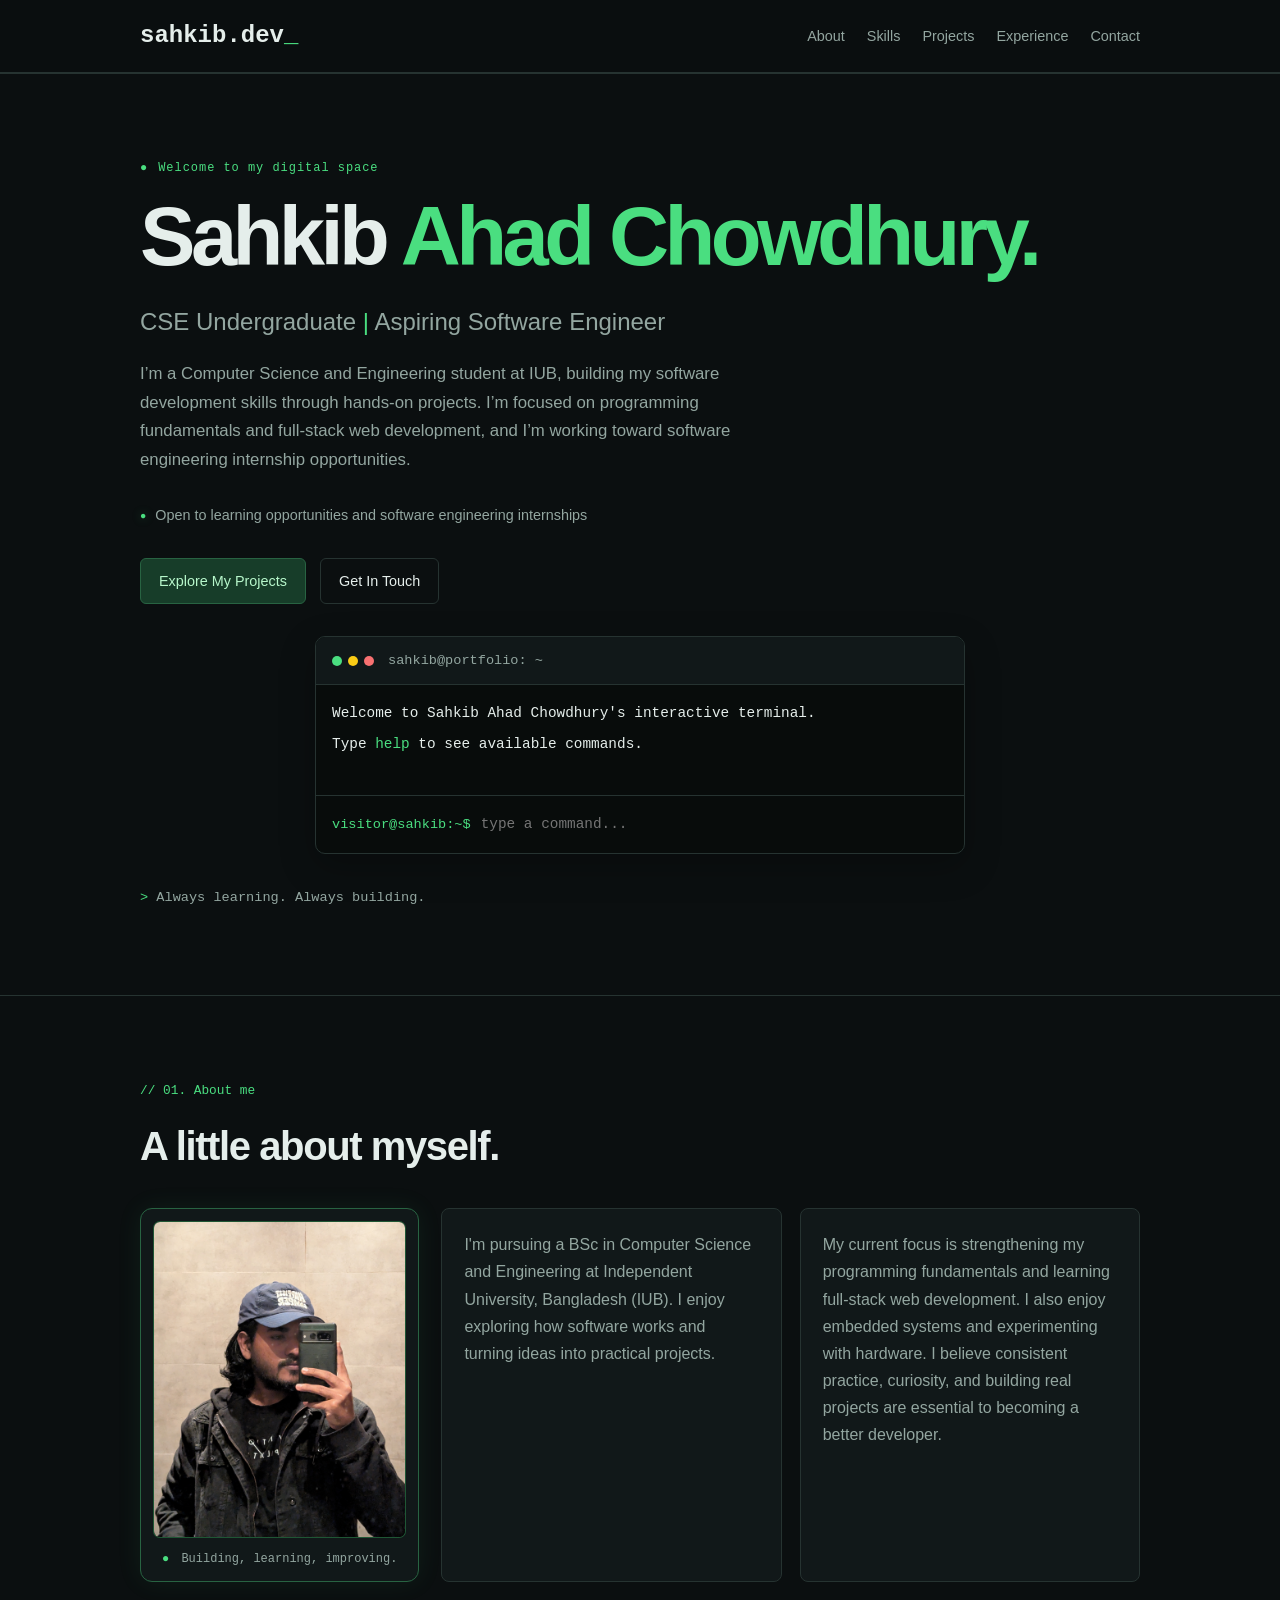
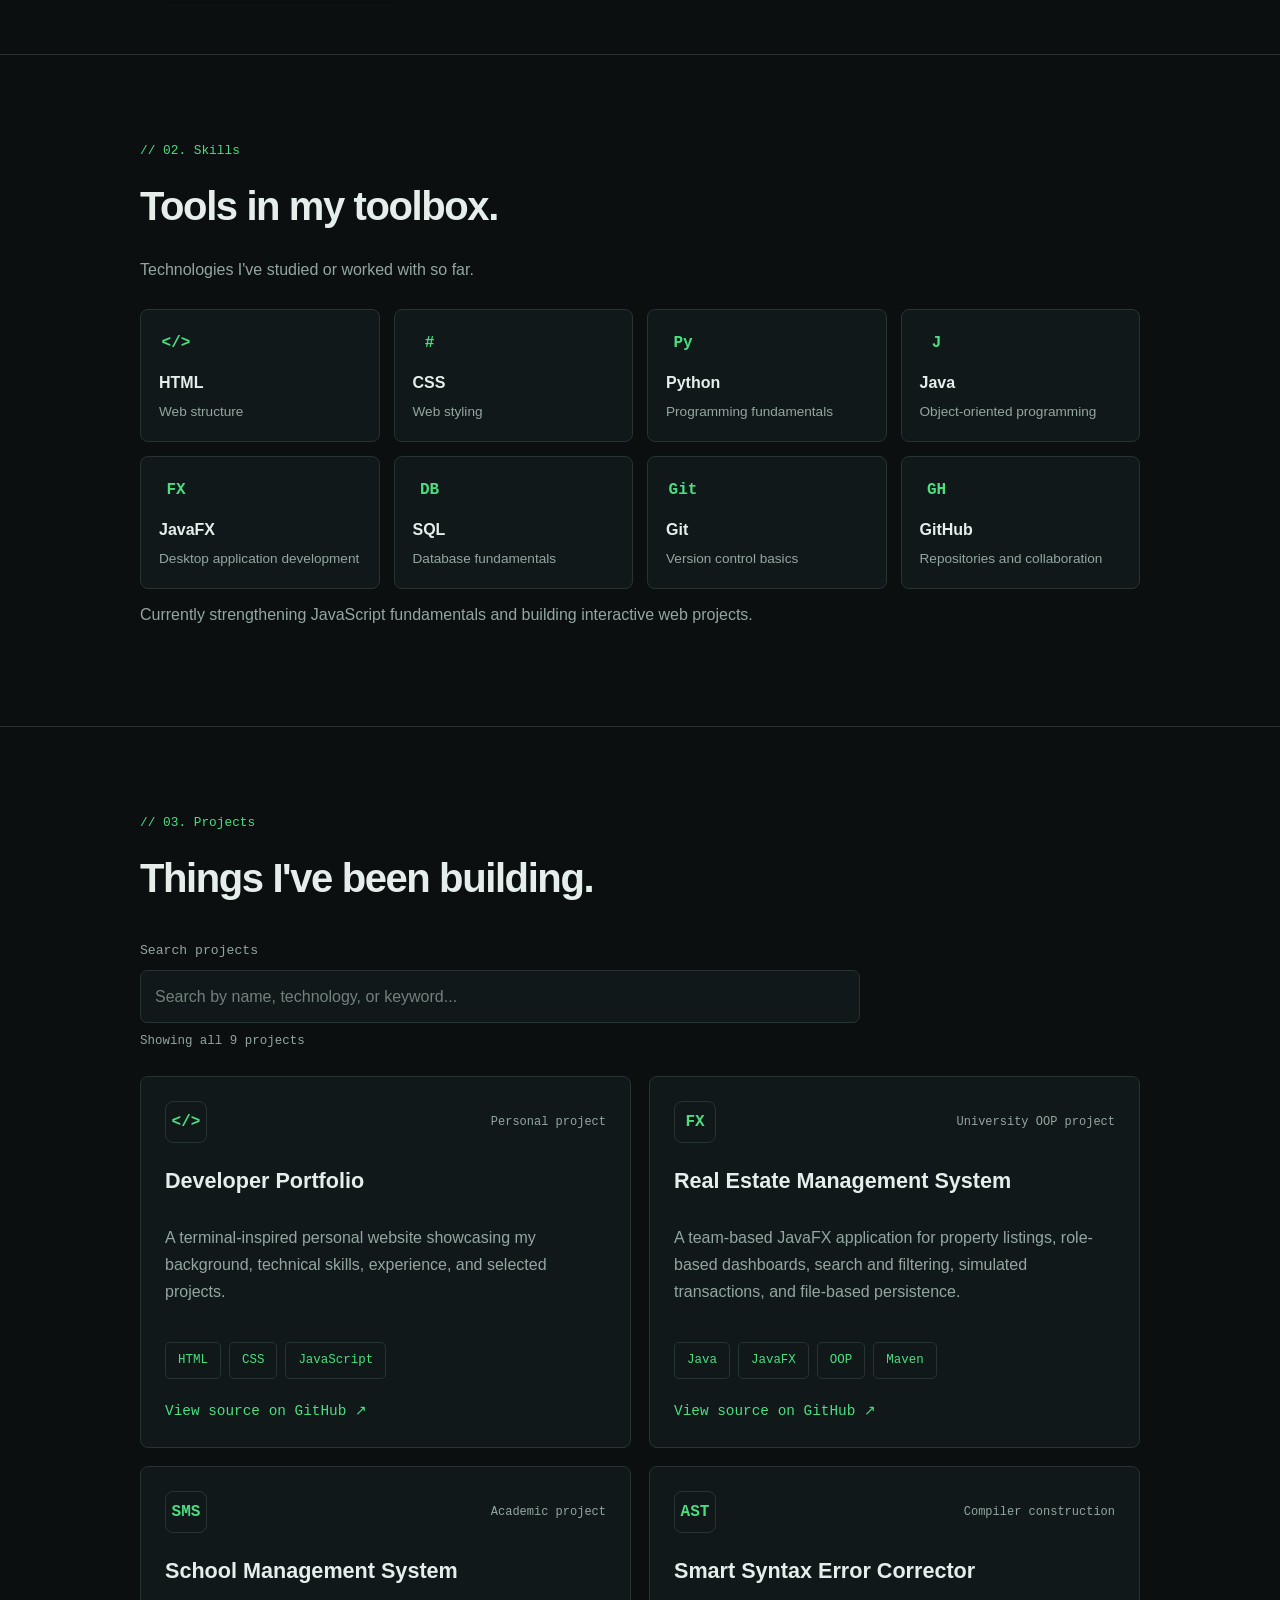
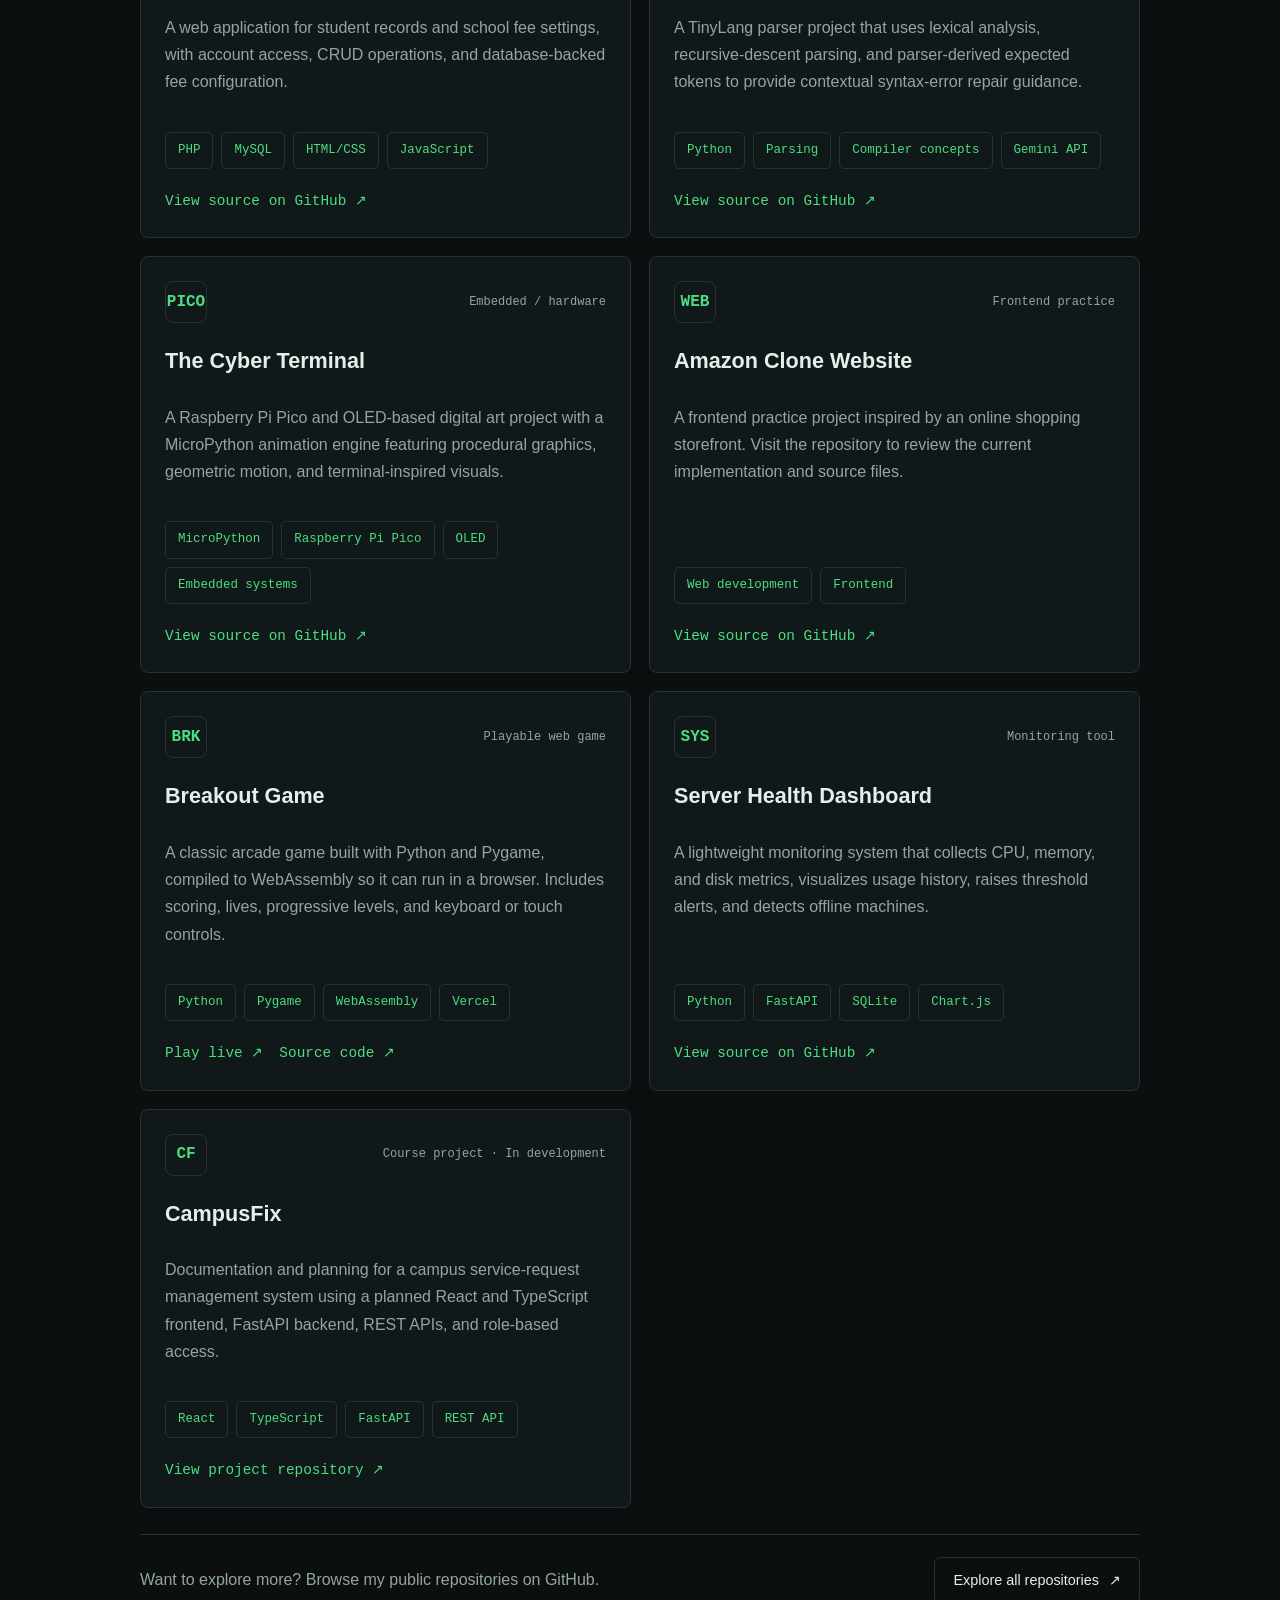
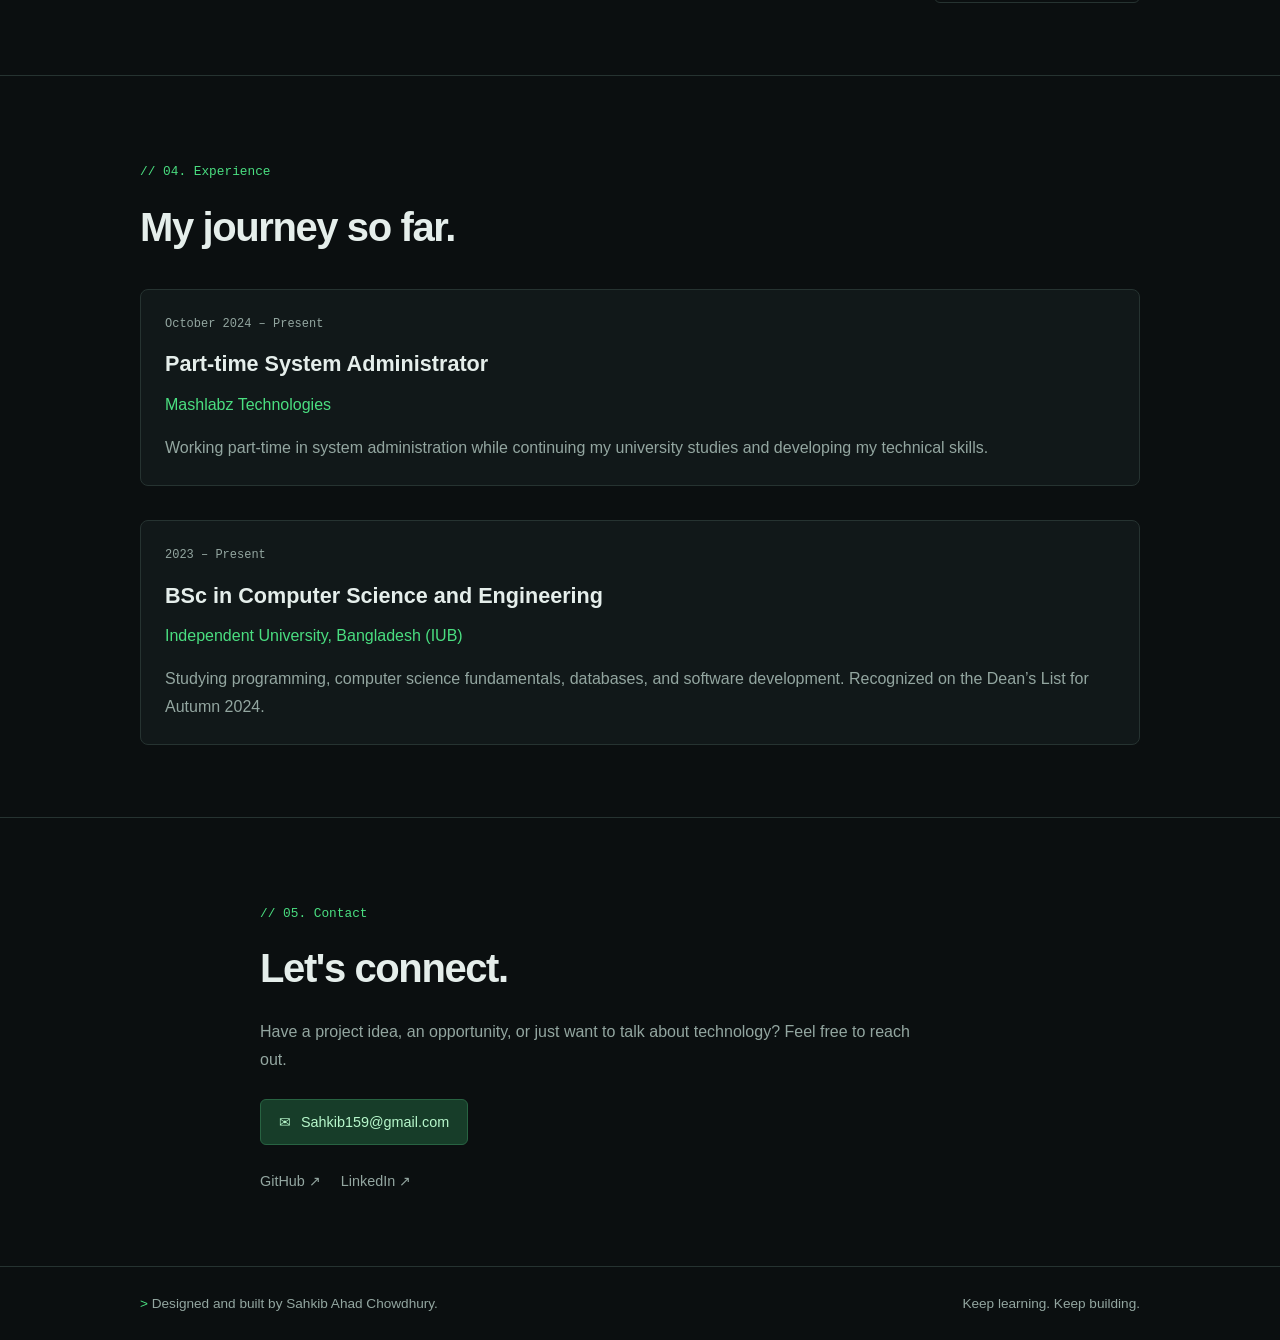
<file: index.html>
<!DOCTYPE html>
<html lang="en">
<head>
  <meta charset="UTF-8">
  <meta name="viewport" content="width=device-width, initial-scale=1.0">

  <meta
    name="description"
    content="Sahkib Ahad Chowdhury is a Computer Science and Engineering student at IUB, building web development skills and practical software projects."
  >

  <meta property="og:title" content="Sahkib Ahad Chowdhury | Software Engineering Portfolio">
  <meta property="og:description" content="Explore Sahkib's software, web development, compiler, and embedded systems projects.">
  <meta property="og:type" content="website">

  <title>Sahkib Ahad Chowdhury | Software Engineering Portfolio</title>

  <link rel="stylesheet" href="style.css">
  <script src="script.js" defer></script>
</head>

<body>

  <!-- Navigation -->
  <header class="site-header">
    <nav class="navbar container" aria-label="Main navigation">
      <a class="logo" href="#home">sahkib.dev<span>_</span></a>

      <div class="nav-links">
        <a href="#about">About</a>
        <a href="#skills">Skills</a>
        <a href="#projects">Projects</a>
        <a href="#experience">Experience</a>
        <a href="#contact">Contact</a>
      </div>
    </nav>
  </header>

  <main>

    <!-- Hero Section -->
    <section id="home" class="hero section">
      <div class="container hero-content">

        <p class="terminal-label">
          <span class="terminal-green">●</span>
          Welcome to my digital space
        </p>

        <h1>
          Sahkib <span class="accent">Ahad Chowdhury.</span>
        </h1>

        <h2 class="hero-subtitle">
          CSE Undergraduate <span class="accent">|</span>
          Aspiring Software Engineer
        </h2>

        <p class="hero-description">
          I’m a Computer Science and Engineering student at IUB, building my
          software development skills through hands-on projects. I’m focused
          on programming fundamentals and full-stack web development, and I’m
          working toward software engineering internship opportunities.
        </p>

        <p class="availability-note"><span aria-hidden="true">●</span> Open to learning opportunities and software engineering internships</p>

        <div class="hero-buttons">
          <a class="button button-primary" href="#projects">
            Explore My Projects
          </a>

          <a class="button button-secondary" href="#contact">
            Get In Touch
          </a>
        </div>

        <!-- Interactive Terminal -->
        <div class="interactive-terminal">
          <div class="terminal-header">
            <div class="terminal-dots" aria-hidden="true">
              <span></span>
              <span></span>
              <span></span>
            </div>

            <span>sahkib@portfolio: ~</span>
          </div>

          <div
            id="terminal-output"
            class="terminal-output"
            aria-live="polite"
            aria-relevant="additions text"
          >
            <p>Welcome to Sahkib Ahad Chowdhury's interactive terminal.</p>
            <p>
              Type <span class="terminal-green">help</span>
              to see available commands.
            </p>
          </div>

          <form id="terminal-form" class="terminal-input-line">
            <label for="terminal-input">visitor@sahkib:~$</label>

            <input
              id="terminal-input"
              name="command"
              type="text"
              placeholder="type a command..."
              autocomplete="off"
              autocapitalize="off"
              spellcheck="false"
              aria-label="Terminal command"
            >
          </form>
        </div>

        <p class="hero-note">
          <span class="accent">></span> Always learning. Always building.
        </p>

      </div>
    </section>

    <!-- About Section -->
    <section id="about" class="section">
      <div class="container">

        <p class="section-label">// 01. About me</p>
        <h2 class="section-title">A little about myself.</h2>

        <div class="about-layout">
          <figure class="about-portrait">
            <img
              src="IMG_20250716_152341_239.jpg"
              alt="Portrait of Sahkib Ahad Chowdhury"
              loading="lazy"
              decoding="async"
            >
            <figcaption><span aria-hidden="true">●</span> Building, learning, improving.</figcaption>
          </figure>

          <div class="about-content">
            <p>
              I'm pursuing a BSc in Computer Science and Engineering at
              Independent University, Bangladesh (IUB). I enjoy exploring
              how software works and turning ideas into practical projects.
            </p>

            <p>
              My current focus is strengthening my programming fundamentals
              and learning full-stack web development. I also enjoy embedded
              systems and experimenting with hardware. I believe consistent
              practice, curiosity, and building real projects are essential
              to becoming a better developer.
            </p>
          </div>
        </div>

      </div>
    </section>

    <!-- Skills Section -->
    <section id="skills" class="section section-alt">
      <div class="container">

        <p class="section-label">// 02. Skills</p>
        <h2 class="section-title">Tools in my toolbox.</h2>

        <p class="section-description">
          Technologies I've studied or worked with so far.
        </p>

        <div class="skills-grid">
          <div class="skill-card">
            <span class="skill-symbol">&lt;/&gt;</span>
            <h3>HTML</h3>
            <p>Web structure</p>
          </div>

          <div class="skill-card">
            <span class="skill-symbol">#</span>
            <h3>CSS</h3>
            <p>Web styling</p>
          </div>

          <div class="skill-card">
            <span class="skill-symbol">Py</span>
            <h3>Python</h3>
            <p>Programming fundamentals</p>
          </div>

          <div class="skill-card">
            <span class="skill-symbol">J</span>
            <h3>Java</h3>
            <p>Object-oriented programming</p>
          </div>

          <div class="skill-card">
            <span class="skill-symbol">FX</span>
            <h3>JavaFX</h3>
            <p>Desktop application development</p>
          </div>

          <div class="skill-card">
            <span class="skill-symbol">DB</span>
            <h3>SQL</h3>
            <p>Database fundamentals</p>
          </div>

          <div class="skill-card">
            <span class="skill-symbol">Git</span>
            <h3>Git</h3>
            <p>Version control basics</p>
          </div>

          <div class="skill-card">
            <span class="skill-symbol">GH</span>
            <h3>GitHub</h3>
            <p>Repositories and collaboration</p>
          </div>
        </div>

        <p class="section-description">
          Currently strengthening JavaScript fundamentals and building interactive web projects.
        </p>

      </div>
    </section>

    <!-- Projects Section -->
    <section id="projects" class="section">
      <div class="container">

        <p class="section-label">// 03. Projects</p>
        <h2 class="section-title">Things I've been building.</h2>

        <div class="project-toolbar">
          <label for="project-search" class="project-search-label">Search projects</label>
          <input
            id="project-search"
            class="project-search"
            type="search"
            placeholder="Search by name, technology, or keyword..."
            autocomplete="off"
          >
          <p id="project-count" class="project-count" aria-live="polite">Showing all projects</p>
        </div>

        <div class="projects-grid" id="projects-grid">
          <article class="project-card">
            <div class="project-top">
              <span class="project-icon">&lt;/&gt;</span>
              <span class="project-status">Personal project</span>
            </div>
            <h3>Developer Portfolio</h3>
            <p>A terminal-inspired personal website showcasing my background, technical skills, experience, and selected projects.</p>
            <div class="project-tags"><span>HTML</span><span>CSS</span><span>JavaScript</span></div>
            <a class="project-link" href="https://github.com/Sahkib159/Portfolio" target="_blank" rel="noopener noreferrer">View source on GitHub <span aria-hidden="true">↗</span></a>
          </article>

          <article class="project-card">
            <div class="project-top">
              <span class="project-icon">FX</span>
              <span class="project-status">University OOP project</span>
            </div>
            <h3>Real Estate Management System</h3>
            <p>A team-based JavaFX application for property listings, role-based dashboards, search and filtering, simulated transactions, and file-based persistence.</p>
            <div class="project-tags"><span>Java</span><span>JavaFX</span><span>OOP</span><span>Maven</span></div>
            <a class="project-link" href="https://github.com/Sahkib159/oop-project-group18-Real-Estate" target="_blank" rel="noopener noreferrer">View source on GitHub <span aria-hidden="true">↗</span></a>
          </article>

          <article class="project-card">
            <div class="project-top">
              <span class="project-icon">SMS</span>
              <span class="project-status">Academic project</span>
            </div>
            <h3>School Management System</h3>
            <p>A web application for student records and school fee settings, with account access, CRUD operations, and database-backed fee configuration.</p>
            <div class="project-tags"><span>PHP</span><span>MySQL</span><span>HTML/CSS</span><span>JavaScript</span></div>
            <a class="project-link" href="https://github.com/Sahkib159/school_management_system" target="_blank" rel="noopener noreferrer">View source on GitHub <span aria-hidden="true">↗</span></a>
          </article>

          <article class="project-card">
            <div class="project-top">
              <span class="project-icon">AST</span>
              <span class="project-status">Compiler construction</span>
            </div>
            <h3>Smart Syntax Error Corrector</h3>
            <p>A TinyLang parser project that uses lexical analysis, recursive-descent parsing, and parser-derived expected tokens to provide contextual syntax-error repair guidance.</p>
            <div class="project-tags"><span>Python</span><span>Parsing</span><span>Compiler concepts</span><span>Gemini API</span></div>
            <a class="project-link" href="https://github.com/Sahkib159/Smart-Parser-Project" target="_blank" rel="noopener noreferrer">View source on GitHub <span aria-hidden="true">↗</span></a>
          </article>

          <article class="project-card">
            <div class="project-top">
              <span class="project-icon">PICO</span>
              <span class="project-status">Embedded / hardware</span>
            </div>
            <h3>The Cyber Terminal</h3>
            <p>A Raspberry Pi Pico and OLED-based digital art project with a MicroPython animation engine featuring procedural graphics, geometric motion, and terminal-inspired visuals.</p>
            <div class="project-tags"><span>MicroPython</span><span>Raspberry Pi Pico</span><span>OLED</span><span>Embedded systems</span></div>
            <a class="project-link" href="https://github.com/Sahkib159/The-Cyber-Terminal" target="_blank" rel="noopener noreferrer">View source on GitHub <span aria-hidden="true">↗</span></a>
          </article>

          <article class="project-card">
            <div class="project-top">
              <span class="project-icon">WEB</span>
              <span class="project-status">Frontend practice</span>
            </div>
            <h3>Amazon Clone Website</h3>
            <p>A frontend practice project inspired by an online shopping storefront. Visit the repository to review the current implementation and source files.</p>
            <div class="project-tags"><span>Web development</span><span>Frontend</span></div>
            <a class="project-link" href="https://github.com/Sahkib159/Amazon-Clone-Website" target="_blank" rel="noopener noreferrer">View source on GitHub <span aria-hidden="true">↗</span></a>
          </article>

          <article class="project-card">
            <div class="project-top">
              <span class="project-icon">BRK</span>
              <span class="project-status">Playable web game</span>
            </div>
            <h3>Breakout Game</h3>
            <p>A classic arcade game built with Python and Pygame, compiled to WebAssembly so it can run in a browser. Includes scoring, lives, progressive levels, and keyboard or touch controls.</p>
            <div class="project-tags"><span>Python</span><span>Pygame</span><span>WebAssembly</span><span>Vercel</span></div>
            <div class="project-actions">
              <a class="project-link" href="https://breakout-game-web.vercel.app/" target="_blank" rel="noopener noreferrer">Play live <span aria-hidden="true">↗</span></a>
              <a class="project-link" href="https://github.com/Sahkib159/breakout-game" target="_blank" rel="noopener noreferrer">Source code <span aria-hidden="true">↗</span></a>
            </div>
          </article>

          <article class="project-card">
            <div class="project-top">
              <span class="project-icon">SYS</span>
              <span class="project-status">Monitoring tool</span>
            </div>
            <h3>Server Health Dashboard</h3>
            <p>A lightweight monitoring system that collects CPU, memory, and disk metrics, visualizes usage history, raises threshold alerts, and detects offline machines.</p>
            <div class="project-tags"><span>Python</span><span>FastAPI</span><span>SQLite</span><span>Chart.js</span></div>
            <a class="project-link" href="https://github.com/Sahkib159/server-health-dashboard" target="_blank" rel="noopener noreferrer">View source on GitHub <span aria-hidden="true">↗</span></a>
          </article>

          <article class="project-card">
            <div class="project-top">
              <span class="project-icon">CF</span>
              <span class="project-status">Course project · In development</span>
            </div>
            <h3>CampusFix</h3>
            <p>Documentation and planning for a campus service-request management system using a planned React and TypeScript frontend, FastAPI backend, REST APIs, and role-based access.</p>
            <div class="project-tags"><span>React</span><span>TypeScript</span><span>FastAPI</span><span>REST API</span></div>
            <a class="project-link" href="https://github.com/Sahkib159/2310626-CampusFix" target="_blank" rel="noopener noreferrer">View project repository <span aria-hidden="true">↗</span></a>
          </article>
        </div>

        <div class="projects-footer">
          <p class="section-description">Want to explore more? Browse my public repositories on GitHub.</p>
          <a class="button button-secondary" href="https://github.com/Sahkib159?tab=repositories" target="_blank" rel="noopener noreferrer">Explore all repositories <span aria-hidden="true">↗</span></a>
        </div>
      </div>
    </section>

    <!-- Experience Section -->
    <section id="experience" class="section section-alt">
      <div class="container">

        <p class="section-label">// 04. Experience</p>
        <h2 class="section-title">My journey so far.</h2>

        <div class="timeline">

          <article class="timeline-item">
            <span class="timeline-dot" aria-hidden="true"></span>

            <div class="timeline-content">
              <p class="timeline-date">October 2024 – Present</p>
              <h3>Part-time System Administrator</h3>
              <h4>Mashlabz Technologies</h4>

              <p>
                Working part-time in system administration while
                continuing my university studies and developing my
                technical skills.
              </p>
            </div>
          </article>

          <article class="timeline-item">
            <span class="timeline-dot" aria-hidden="true"></span>

            <div class="timeline-content">
              <p class="timeline-date">2023 – Present</p>
              <h3>BSc in Computer Science and Engineering</h3>
              <h4>Independent University, Bangladesh (IUB)</h4>

              <p>
                Studying programming, computer science fundamentals,
                databases, and software development. Recognized on the
                Dean’s List for Autumn 2024.
              </p>
            </div>
          </article>

        </div>
      </div>
    </section>

    <!-- Contact Section -->
    <section id="contact" class="section">
      <div class="container contact-content">

        <p class="section-label">// 05. Contact</p>
        <h2 class="section-title">Let's connect.</h2>

        <p class="section-description">
          Have a project idea, an opportunity, or just want to talk
          about technology? Feel free to reach out.
        </p>

        <a
          class="button button-primary"
          href="mailto:Sahkib159@gmail.com"
        >
          <span aria-hidden="true">✉</span>
          Sahkib159@gmail.com
        </a>

        <div class="social-links">
          <a
            href="https://github.com/Sahkib159"
            target="_blank"
            rel="noopener noreferrer"
          >
            GitHub ↗
          </a>
          <a
            href="https://www.linkedin.com/in/sahkib-ahad-chowdhury/"
            target="_blank"
            rel="noopener noreferrer"
          >
            LinkedIn ↗
          </a>
        </div>

      </div>
    </section>

  </main>

  <!-- Footer -->
  <footer class="site-footer">
    <div class="container footer-content">
      <p>
        <span class="accent">></span>
        Designed and built by Sahkib Ahad Chowdhury.
      </p>

      <p>Keep learning. Keep building.</p>
    </div>
  </footer>

</body>
</html>
</file>
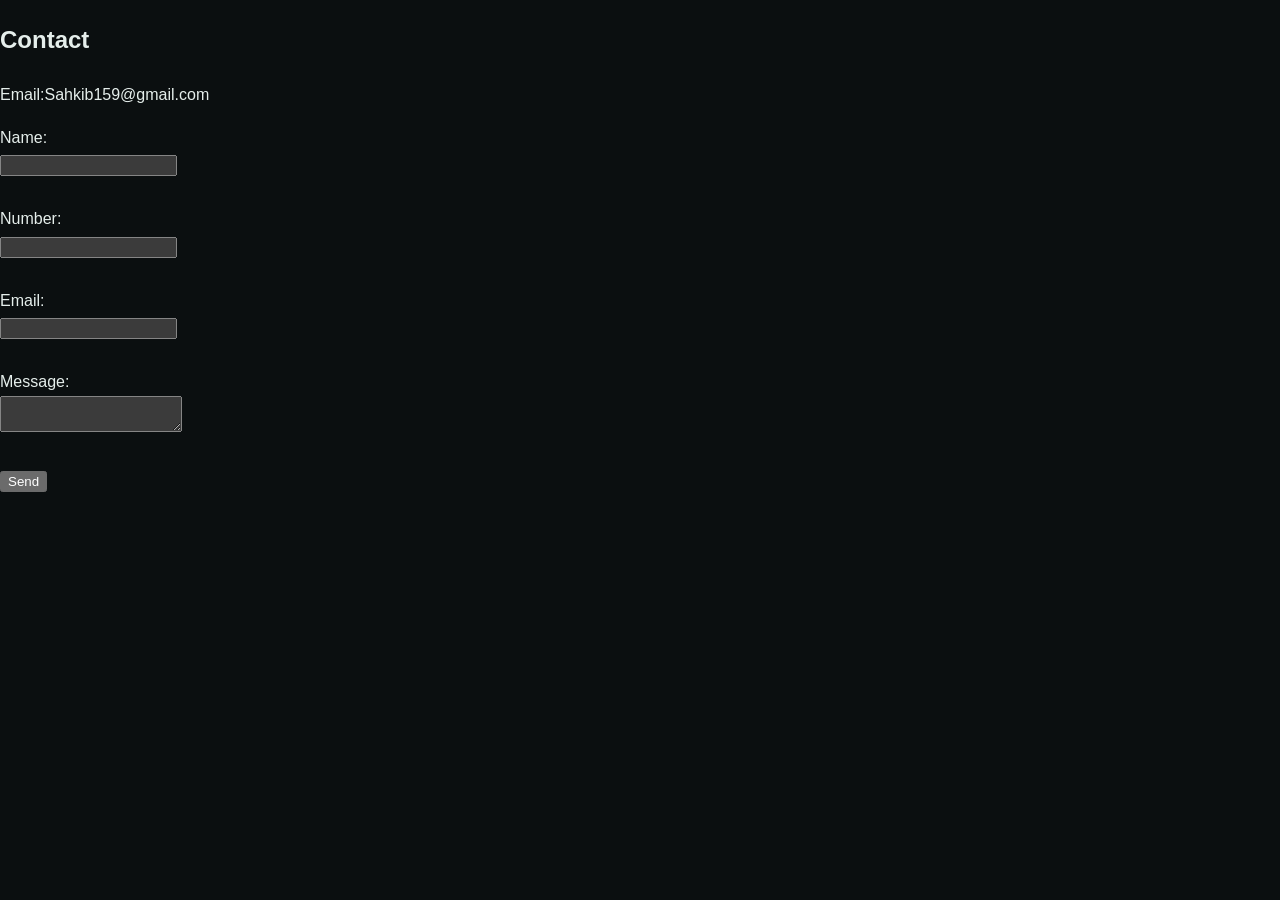
<file: contact.html>
<!DOCTYPE html>
<html lang="en">
<head>
    <meta charset="UTF-8">
    <meta name="viewport" content="width=device-width, initial-scale=1.0">
    <title>Contact</title>
    <link rel="Stylesheet" href="style.css">
</head>
<body>
<Div>
    <!--This page is for contacting me.-->
    <h2>Contact</h2>
    <p>Email:Sahkib159@gmail.com</p>
 <form>
  <label>Name:</label><br>
  <input type="text" name="name"><br><br>

  <label>Number:</label><br>
  <input type="number" name="number"><br><br>

  <label>Email:</label><br>
  <input type="email" name="email"><br><br>

  <label>Message:</label><br>
  <textarea name="message"></textarea><br><br>

  <button type="submit">Send</button>
 </form>
 </Div>




</body>
</html>
</file>
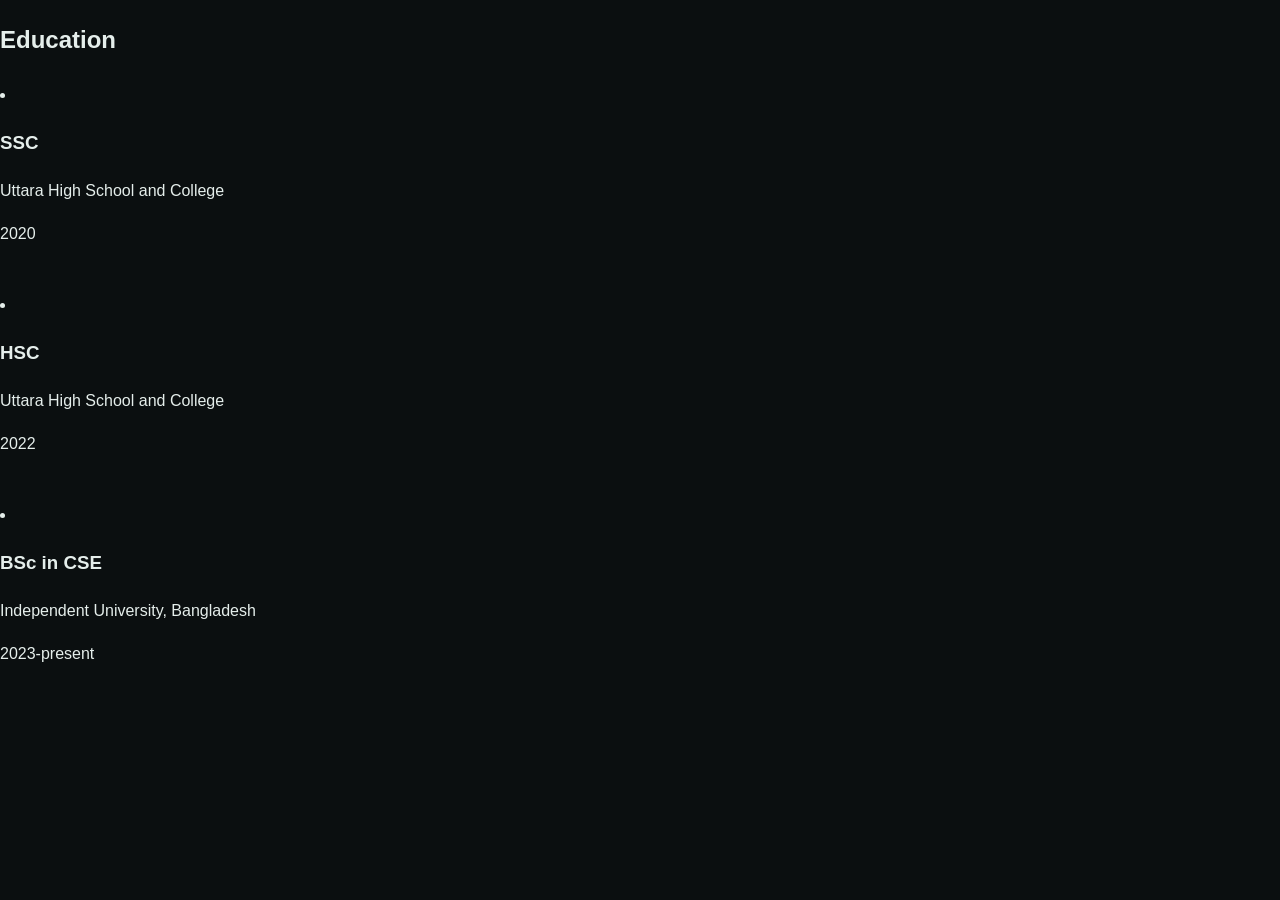
<file: education.html>
<!DOCTYPE html>
<html lang="en">
<head>
    <meta charset="UTF-8">
    <meta name="viewport" content="width=device-width, initial-scale=1.0">
    <title>Education</title>
    <link rel="Stylesheet" href="style.css">
    
</head>
<body id ="education">
    
<Div>    
    <!--This page is for showing my educational background!-->
    <h2>Education</h2>

    
        <li>
            <h3>SSC</h3>
            <p>Uttara High School and College</p>
            <P>2020</P>
            <br>
        </li>
        <li>
            <h3>HSC</h3>
            <p>Uttara High School and College</p>
            <P>2022</P>
            <br>
        </li>
        <li>    
            <h3>BSc in CSE</h3>
            <p>Independent University, Bangladesh</p>
            <p>2023-present</p>
        </li>    


        
    

</Div>    
</body>
</html>
</file>
<file: style.css>
/* 1. Design tokens: reusable colours and values */
:root {
    color-scheme: dark;

    --bg: #0b0f10;
    --surface: #111819;
    --border: #263331;
    --text: #e5eeeb;
    --muted: #93a6a0;
    --accent: #4ade80;
    --accent-dark: #173d29;

    --font-body: "Segoe UI", Arial, sans-serif;
    --font-code: "Consolas", "Courier New", monospace;
}

/* 2. Predictable sizing */
* {
    box-sizing: border-box;
}

html {
    scroll-behavior: smooth;
    scroll-padding-top: 90px;
}

body {
    margin: 0;
    background: var(--bg);
    color: var(--text);
    font-family: var(--font-body);
    line-height: 1.7;
}

a {
    color: inherit;
    text-decoration: none;
}

a:focus-visible {
    outline: 2px solid var(--accent);
    outline-offset: 5px;
}

/* 3. Reusable layout */
.container {
    width: min(100% - 40px, 1000px);
    margin-inline: auto;
}

/* 4. Navigation */
.site-header {
    position: sticky;
    top: 0;
    z-index: 10;
    background: rgb(11 15 16 / 92%);
    border-bottom: 1px solid var(--border);
    backdrop-filter: blur(12px);
}

.navbar {
    min-height: 72px;
    display: flex;
    align-items: center;
    justify-content: space-between;
    gap: 24px;
}

.logo {
    font-family: var(--font-code);
    font-size: 1.5rem;
    font-weight: 700;
}

.accent,
.logo span,
.section-title span {
    color: var(--accent);
}

.nav-links {
    display: flex;
    flex-wrap: wrap;
    gap: 22px;
}

.nav-links a,
.social-links a {
    color: var(--muted);
    font-size: 0.9rem;
    transition: color 180ms ease;
}

.nav-links a:hover,
.social-links a:hover {
    color: var(--accent);
}

/* 5. Hero section */
.hero {
    padding-block: clamp(90px, 15vw, 155px);
}

.terminal-label,
.command,
.hero-footer,
.section-label,
.project-index,
.project-status,
.timeline-date {
    font-family: var(--font-code);
}

.terminal-label {
    display: flex;
    align-items: center;
    gap: 10px;
    color: var(--accent);
    font-size: 0.75rem;
    letter-spacing: 0.08em;
}

.status-dot {
    width: 8px;
    height: 8px;
    flex: 0 0 8px;
    background: var(--accent);
    border-radius: 50%;
    box-shadow: 0 0 12px rgb(74 222 128 / 40%);
}

.command {
    margin-top: 34px;
    color: var(--muted);
}

.hero h1 {
    margin: 0;
    font-size: clamp(2.7rem, 8vw, 5.2rem);
    line-height: 1.12;
    letter-spacing: -0.055em;
}

.hero-subtitle {
    margin-block: 18px;
    color: var(--muted);
    font-size: clamp(1.05rem, 3vw, 1.5rem);
    font-weight: 400;
}

.separator {
    padding-inline: 6px;
    color: var(--accent);
}

.hero-description {
    max-width: 610px;
    color: var(--muted);
    font-size: 1.05rem;
}

.hero-actions {
    display: flex;
    flex-wrap: wrap;
    gap: 14px;
    margin-top: 30px;
}

.button {
    display: inline-flex;
    align-items: center;
    justify-content: center;
    gap: 10px;
    min-height: 46px;
    padding: 10px 18px;
    border: 1px solid var(--border);
    border-radius: 6px;
    font-size: 0.9rem;
    transition:
        background 180ms ease,
        border-color 180ms ease,
        transform 180ms ease;
}

.button:hover {
    transform: translateY(-2px);
}

.button-primary {
    background: var(--accent-dark);
    border-color: #286342;
    color: #b7f7cb;
}

.button-primary:hover {
    background: #205737;
}

.button-secondary:hover {
    border-color: var(--accent);
}

.hero-footer {
    margin-top: 44px;
    color: var(--muted);
    font-size: 0.85rem;
}

.code-string {
    color: #f0abfc;
}

/* 6. Content sections */
.section {
    padding-block: 72px;
    border-top: 1px solid var(--border);
}

.section-label {
    margin-bottom: 10px;
    color: var(--accent);
    font-size: 0.8rem;
}

.section-title {
    margin-top: 0;
    margin-bottom: 28px;
    font-size: clamp(1.8rem, 4vw, 2.5rem);
    letter-spacing: -0.035em;
}

.section-panel,
.project-card,
.timeline-item {
    padding: 24px;
    background: var(--surface);
    border: 1px solid var(--border);
    border-radius: 8px;
}

.section-panel p:first-child {
    margin-top: 0;
}

.section-panel p:last-child {
    margin-bottom: 0;
}

.muted {
    color: var(--muted);
}

/* 7. Skills */
.skill-list {
    display: flex;
    flex-wrap: wrap;
    gap: 12px;
}

.skill-list span,
.project-tags span {
    padding: 7px 12px;
    background: var(--surface);
    border: 1px solid var(--border);
    border-radius: 5px;
    color: var(--text);
    font-family: var(--font-code);
    font-size: 0.85rem;
}

#skills > .muted {
    margin-top: 18px;
    font-size: 0.9rem;
}

/* 8. Projects */
.project-card {
    transition: border-color 180ms ease;
}

.project-card:hover {
    border-color: #47755b;
}

.project-topline {
    display: flex;
    flex-wrap: wrap;
    justify-content: space-between;
    gap: 12px;
}

.project-index,
.project-status,
.timeline-date {
    color: var(--muted);
    font-size: 0.75rem;
}

.project-card h3,
.timeline-item h3 {
    margin-bottom: 8px;
    font-size: 1.35rem;
}

.project-card > p,
.timeline-item > p:last-child {
    color: var(--muted);
}

.project-tags {
    display: flex;
    flex-wrap: wrap;
    gap: 8px;
    margin-block: 20px;
}

.project-tags span {
    color: var(--accent);
    font-size: 0.78rem;
}

.text-link {
    color: var(--accent);
    font-family: var(--font-code);
    font-size: 0.9rem;
}

#projects > .muted {
    margin-top: 20px;
}

/* 9. Experience */
.timeline-item + .timeline-item {
    margin-top: 18px;
}

.timeline-date {
    margin-top: 0;
}

/* 10. Contact and footer */
.social-links {
    display: flex;
    gap: 20px;
    margin-top: 24px;
}

.site-footer {
    padding-block: 25px;
    border-top: 1px solid var(--border);
    color: var(--muted);
    font-size: 0.85rem;
}

.site-footer .container {
    display: flex;
    flex-wrap: wrap;
    align-items: center;
    justify-content: space-between;
    gap: 8px 20px;
}

.site-footer p {
    margin: 0;
}

/* 11. Smaller screens */
@media (max-width: 650px) {
    .container {
        width: min(100% - 28px, 1000px);
    }

    .navbar {
        align-items: flex-start;
        flex-direction: column;
        justify-content: center;
        gap: 8px;
        padding-block: 14px;
    }

    .nav-links {
        gap: 8px 16px;
    }

    .nav-links a {
        font-size: 0.82rem;
    }

    .hero {
        padding-block: 85px;
    }

    .terminal-label {
        font-size: 0.65rem;
    }

    .section {
        padding-block: 54px;
    }

    .section-panel,
    .project-card,
    .timeline-item {
        padding: 18px;
    }
}

/* 12. Respect reduced-motion preferences */
@media (prefers-reduced-motion: reduce) {
    html {
        scroll-behavior: auto;
    }

    *,
    *::before,
    *::after {
        transition-duration: 0.01ms !important;
        animation-duration: 0.01ms !important;
    }
}

/* ==============================
   INTERACTIVE TERMINAL
================================= */

.interactive-terminal {
  width: min(100%, 650px);
  margin: 32px auto 0;
  overflow: hidden;
  background: #080c0b;
  border: 1px solid var(--border);
  border-radius: 10px;
  box-shadow: 0 12px 35px rgba(0, 0, 0, 0.25);
  font-family: Consolas, "Courier New", monospace;
  text-align: left;
}

/* Terminal title bar */
.terminal-header {
  display: flex;
  align-items: center;
  gap: 14px;
  padding: 12px 16px;
  background: var(--surface);
  border-bottom: 1px solid var(--border);
  color: var(--muted);
  font-size: 0.85rem;
}

.terminal-dots {
  display: flex;
  gap: 6px;
}

.terminal-dots span {
  width: 10px;
  height: 10px;
  border-radius: 50%;
  background: #4ade80;
}

.terminal-dots span:nth-child(2) {
  background: #facc15;
}

.terminal-dots span:nth-child(3) {
  background: #f87171;
}

/* Terminal output area */
.terminal-output {
  min-height: 110px;
  max-height: 220px;
  overflow-y: auto;
  padding: 16px;
  color: var(--text);
  font-size: 0.9rem;
  line-height: 1.7;
  overflow-wrap: anywhere;
}

.terminal-output p {
  margin: 0 0 6px;
}

.terminal-green {
  color: var(--accent);
}

/* Command input */
.terminal-input-line {
  display: flex;
  align-items: center;
  flex-wrap: wrap;
  gap: 10px;
  padding: 12px 16px;
  border-top: 1px solid var(--border);
}

.terminal-input-line label {
  color: var(--accent);
  font-size: 0.85rem;
}

.terminal-input-line input {
  flex: 1;
  min-width: 120px;
  padding: 4px 0;
  border: none;
  outline: none;
  background: transparent;
  color: var(--text);
  font: inherit;
  font-size: 0.9rem;
}

.terminal-input-line input:focus-visible {
  box-shadow: 0 1px 0 var(--accent);
}

/* Mobile layout */
@media (max-width: 650px) {
  .interactive-terminal {
    margin-top: 24px;
  }

  .terminal-input-line label {
    font-size: 0.75rem;
  }
}


/* 13. Portfolio content layout and internship polish */
.section-description {
  max-width: 680px;
  margin: -12px 0 26px;
  color: var(--muted);
}

.about-content {
  display: grid;
  grid-template-columns: repeat(2, minmax(0, 1fr));
  gap: 18px;
}

.about-content p {
  margin: 0;
  padding: 22px;
  background: var(--surface);
  border: 1px solid var(--border);
  border-radius: 8px;
  color: var(--muted);
}

.skills-grid {
  display: grid;
  grid-template-columns: repeat(4, minmax(0, 1fr));
  gap: 14px;
  margin-bottom: 24px;
}

.skill-card {
  min-width: 0;
  padding: 18px;
  background: var(--surface);
  border: 1px solid var(--border);
  border-radius: 8px;
  transition: transform 180ms ease, border-color 180ms ease;
}

.skill-card:hover {
  transform: translateY(-3px);
  border-color: #47755b;
}

.skill-symbol {
  display: inline-flex;
  align-items: center;
  justify-content: center;
  min-width: 34px;
  min-height: 30px;
  margin-bottom: 10px;
  color: var(--accent);
  font-family: var(--font-code);
  font-weight: 700;
}

.skill-card h3 {
  margin: 0 0 4px;
  font-size: 1rem;
}

.skill-card p {
  margin: 0;
  color: var(--muted);
  font-size: 0.85rem;
}

.projects-grid {
  display: grid;
  grid-template-columns: repeat(2, minmax(0, 1fr));
  align-items: stretch;
  gap: 18px;
}

.project-card {
  display: flex;
  flex-direction: column;
  min-width: 0;
}

.project-top {
  display: flex;
  align-items: center;
  justify-content: space-between;
  flex-wrap: wrap;
  gap: 12px;
}

.project-icon {
  display: inline-grid;
  place-items: center;
  width: 42px;
  height: 42px;
  border: 1px solid var(--border);
  border-radius: 8px;
  color: var(--accent);
  font-family: var(--font-code);
  font-weight: 700;
}

.project-card h3 {
  margin-top: 20px;
}

.project-card > p {
  flex: 1;
  color: var(--muted);
}

.project-link {
  align-self: flex-start;
  color: var(--accent);
  font-family: var(--font-code);
  font-size: 0.9rem;
}

.project-link:hover {
  text-decoration: underline;
  text-underline-offset: 4px;
}

.timeline {
  display: grid;
  gap: 16px;
}

.timeline-item {
  position: relative;
}

.timeline-content h3 {
  margin-top: 6px;
}

.timeline-content h4 {
  margin: 0 0 12px;
  color: var(--accent);
  font-weight: 500;
}

.timeline-content p:last-child {
  margin-bottom: 0;
  color: var(--muted);
}

.contact-content {
  max-width: 760px;
}

.hero-buttons {
  display: flex;
  flex-wrap: wrap;
  gap: 14px;
  margin-top: 30px;
}

.hero-note {
  margin-top: 32px;
  color: var(--muted);
  font-family: var(--font-code);
  font-size: 0.85rem;
}

.availability-note {
  display: inline-flex;
  align-items: center;
  gap: 9px;
  margin: 12px 0 0;
  color: var(--muted);
  font-size: 0.9rem;
}

.availability-note span {
  color: var(--accent);
  font-size: 0.65rem;
  text-shadow: 0 0 10px rgb(74 222 128 / 35%);
}

@media (max-width: 760px) {
  .skills-grid {
    grid-template-columns: repeat(2, minmax(0, 1fr));
  }

  .projects-grid,
  .about-content {
    grid-template-columns: 1fr;
  }
}

@media (max-width: 420px) {
  .skills-grid {
    gap: 10px;
  }

  .skill-card {
    padding: 14px;
  }

  .project-top {
    align-items: flex-start;
    flex-direction: column;
  }
}


/* About section: portrait + readable copy */
.about-layout {
  display: grid;
  grid-template-columns: minmax(220px, 0.72fr) minmax(0, 1.8fr);
  align-items: stretch;
  gap: 22px;
}

.about-portrait {
  align-self: start;
  margin: 0;
  padding: 12px;
  background: var(--surface);
  border: 1px solid #286342;
  border-radius: 12px;
  box-shadow: 0 0 26px rgb(74 222 128 / 8%);
}

.about-portrait img {
  display: block;
  width: 100%;
  aspect-ratio: 4 / 5;
  object-fit: cover;
  object-position: center 35%;
  border: 1px solid rgb(74 222 128 / 35%);
  border-radius: 7px;
  background: #080c0b;
}

.about-portrait figcaption {
  padding-top: 11px;
  color: var(--muted);
  font-family: var(--font-code);
  font-size: 0.75rem;
  text-align: center;
}

.about-portrait figcaption span {
  color: var(--accent);
  margin-right: 5px;
}

.project-actions {
  display: flex;
  flex-wrap: wrap;
  gap: 16px;
  align-items: center;
}

@media (max-width: 760px) {
  .about-layout {
    grid-template-columns: minmax(0, 1fr);
  }

  .about-portrait {
    width: min(100%, 290px);
    justify-self: center;
  }

  .about-portrait img {
    aspect-ratio: 1 / 1;
  }
}

/* 14. Searchable GitHub-linked project showcase */
.project-toolbar {
  display: grid;
  grid-template-columns: 1fr;
  gap: 8px;
  max-width: 720px;
  margin: 0 0 24px;
}

.project-search-label {
  color: var(--muted);
  font-family: var(--font-code);
  font-size: 0.82rem;
}

.project-search {
  width: 100%;
  min-height: 48px;
  padding: 12px 14px;
  border: 1px solid var(--border);
  border-radius: 7px;
  background: var(--surface);
  color: var(--text);
  font: inherit;
}

.project-search::placeholder {
  color: #71817b;
}

.project-search:focus-visible {
  outline: 2px solid var(--accent);
  outline-offset: 3px;
  border-color: var(--accent);
}

.project-count {
  margin: 0;
  color: var(--muted);
  font-family: var(--font-code);
  font-size: 0.78rem;
}

.project-card[hidden] {
  display: none;
}

.projects-footer {
  display: flex;
  flex-wrap: wrap;
  align-items: center;
  justify-content: space-between;
  gap: 16px;
  margin-top: 26px;
  padding-top: 22px;
  border-top: 1px solid var(--border);
}

.projects-footer .section-description {
  margin: 0;
}

@media (max-width: 520px) {
  .projects-footer {
    align-items: stretch;
    flex-direction: column;
  }

  .projects-footer .button {
    align-self: flex-start;
  }
}
</file>
